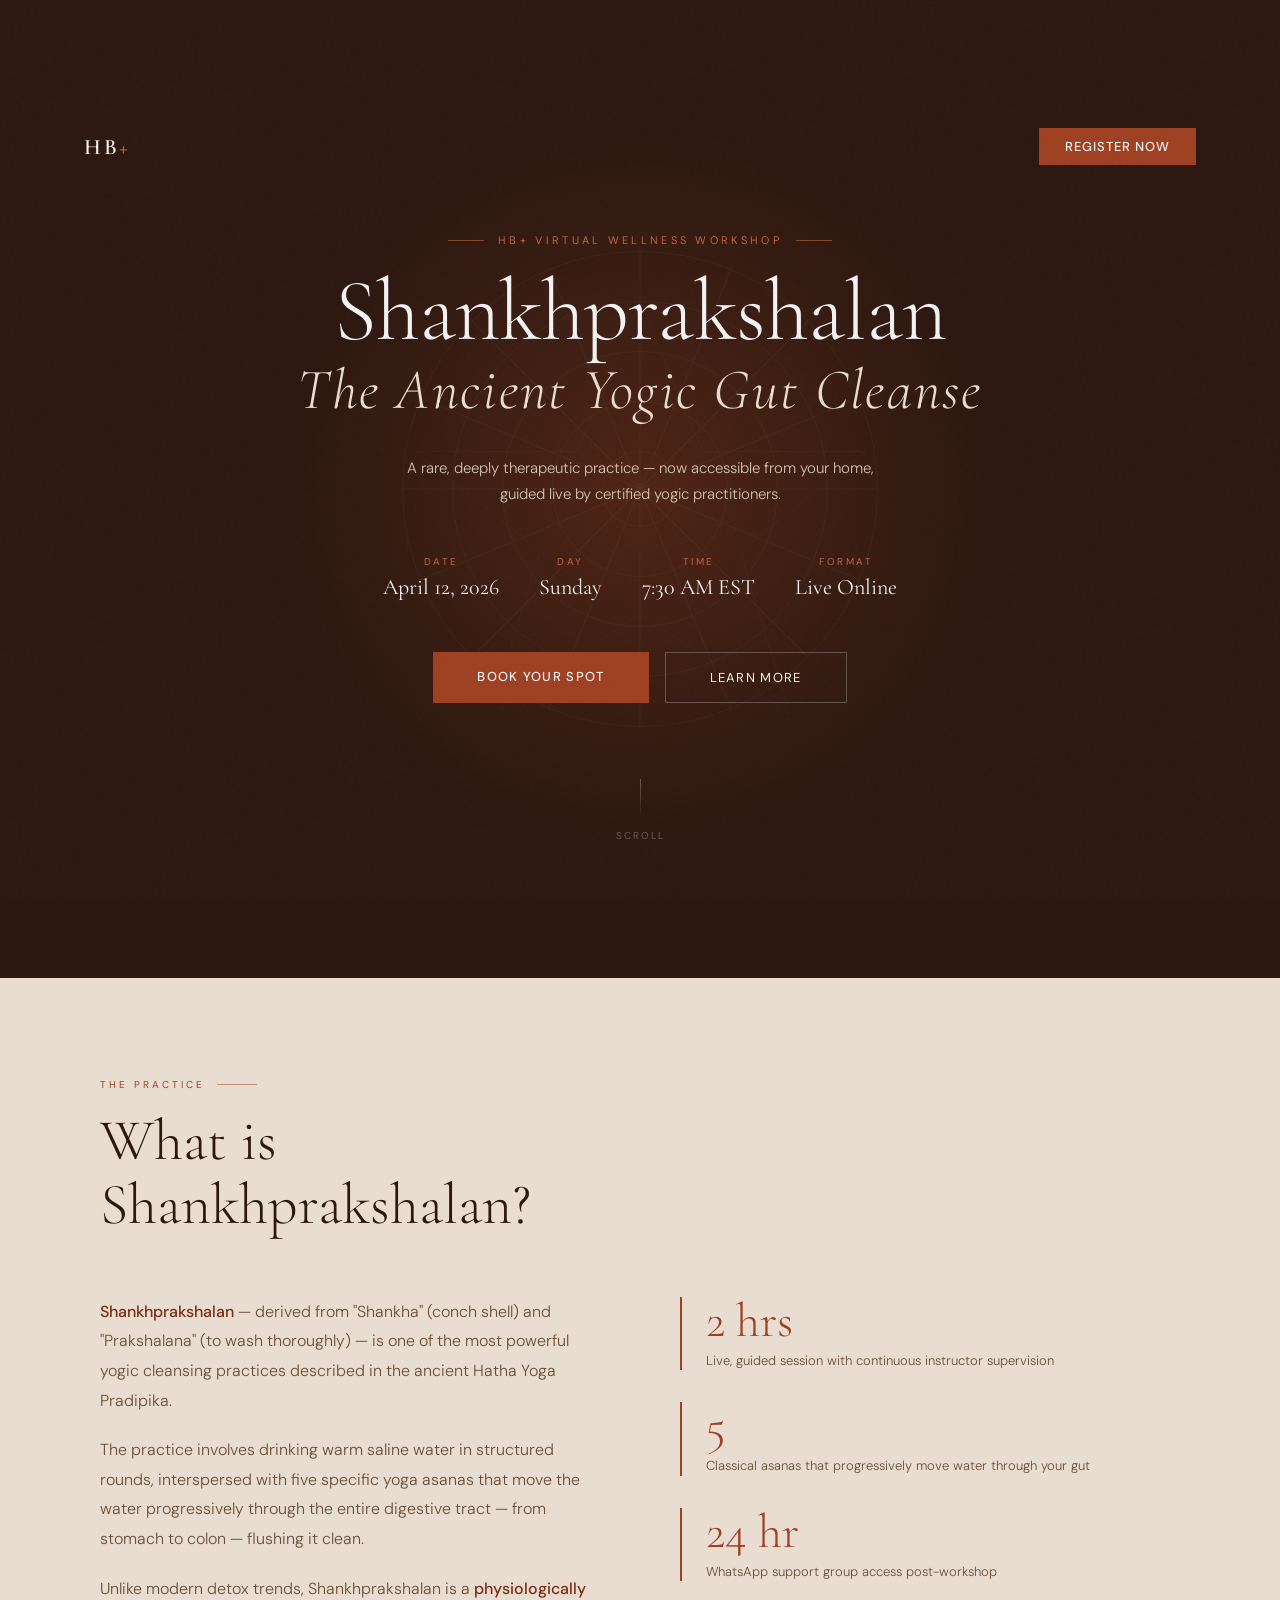
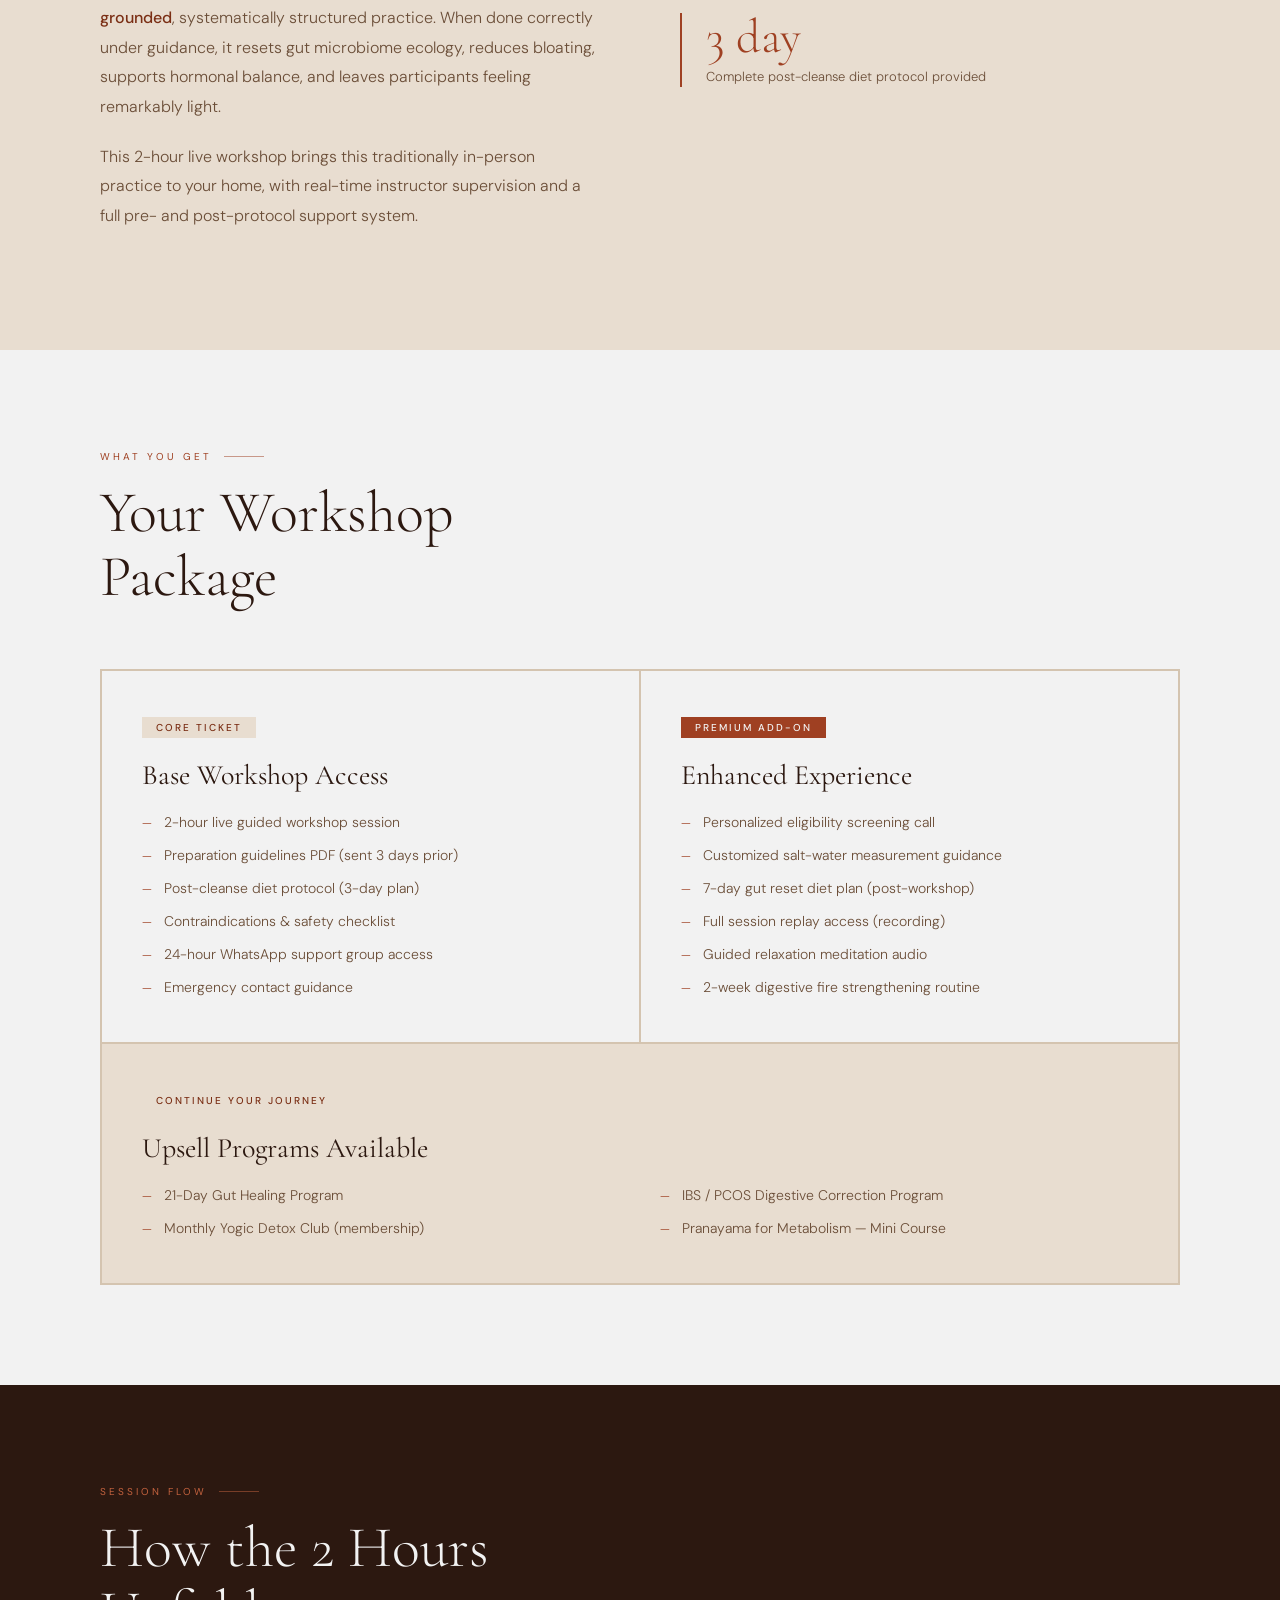
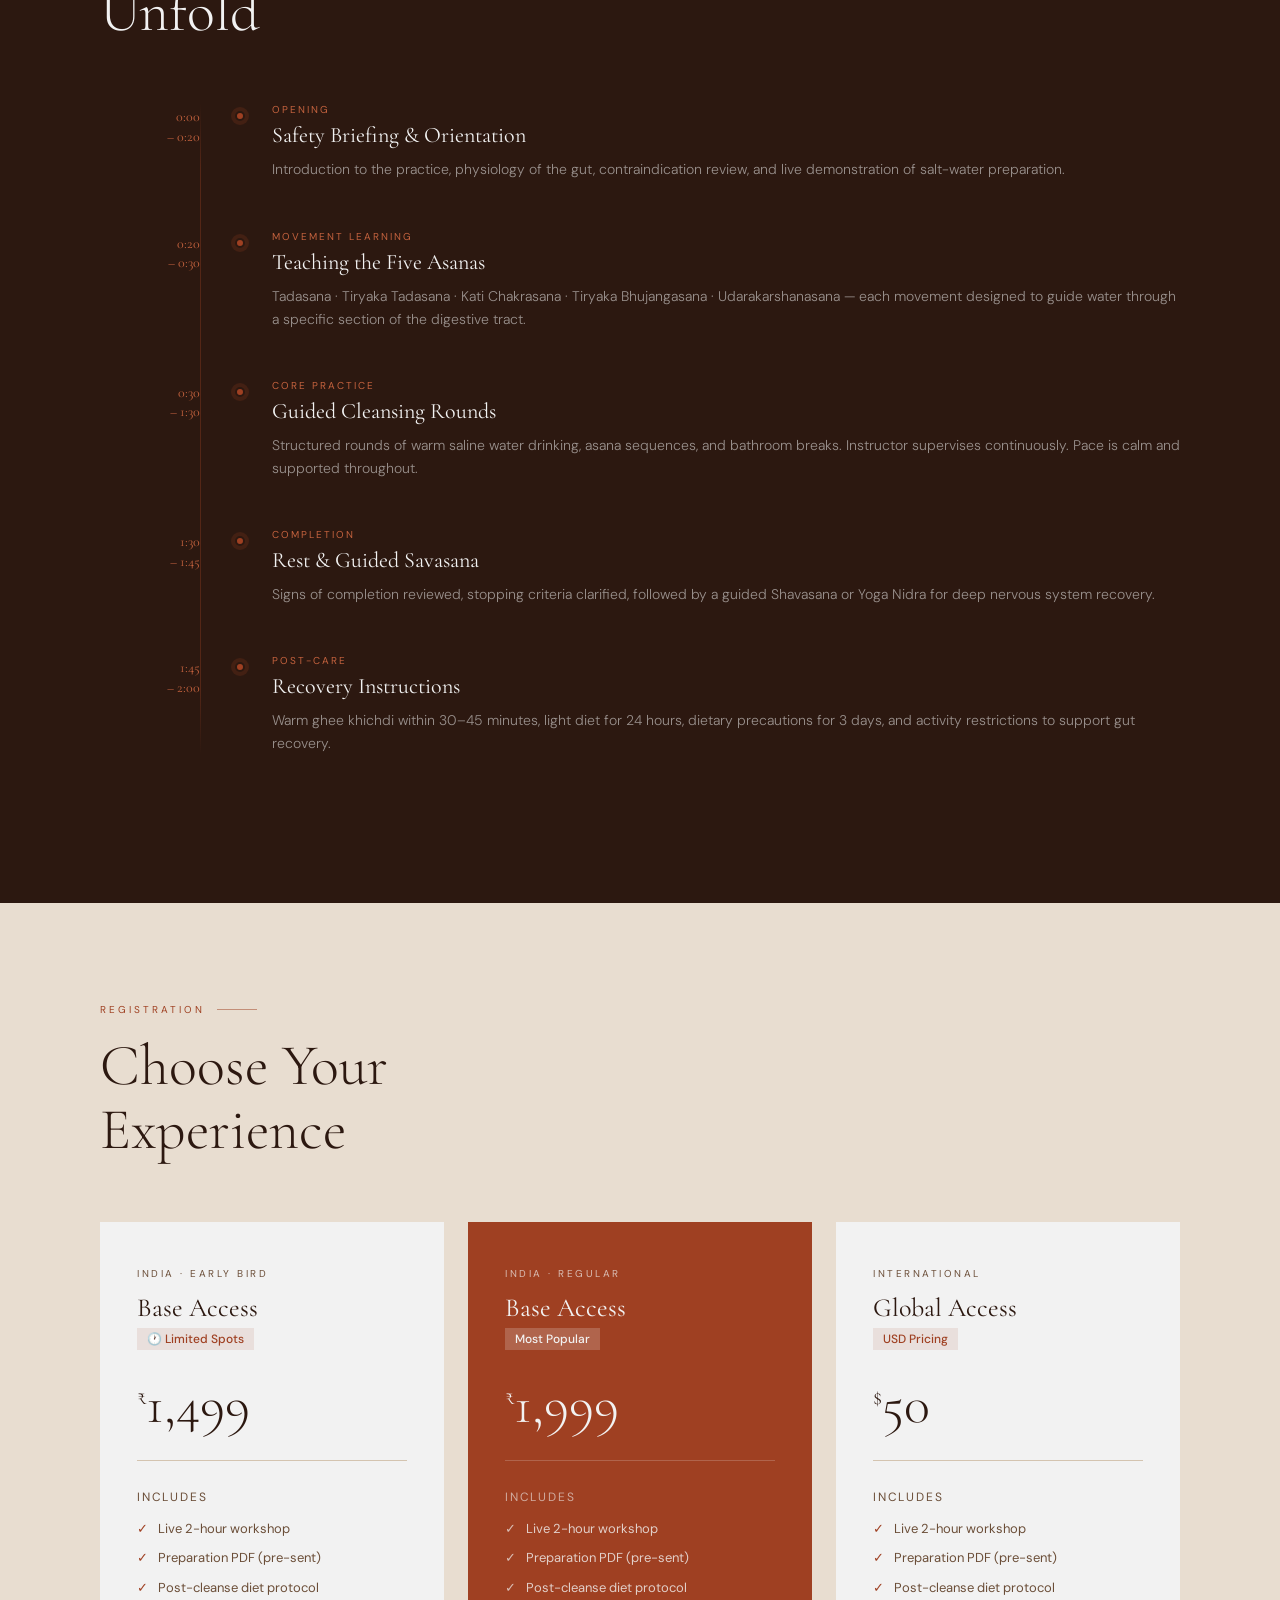
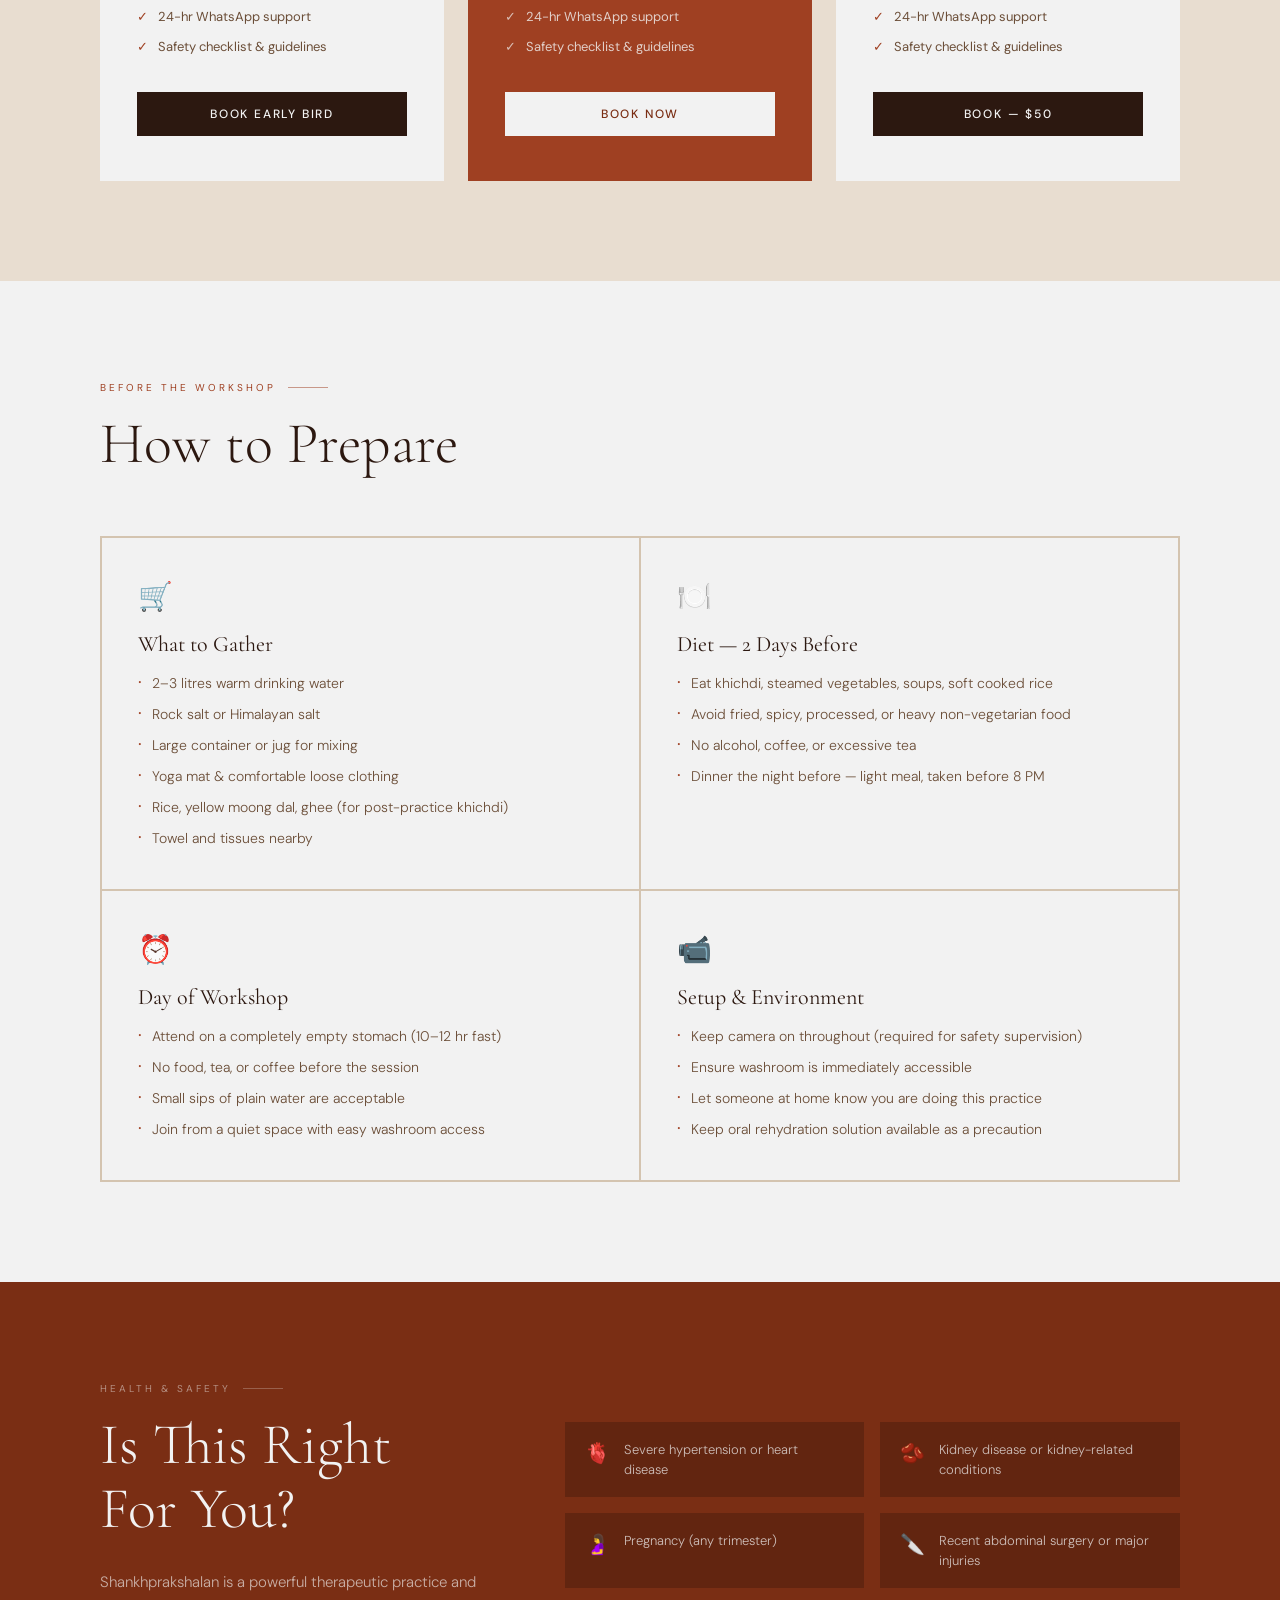
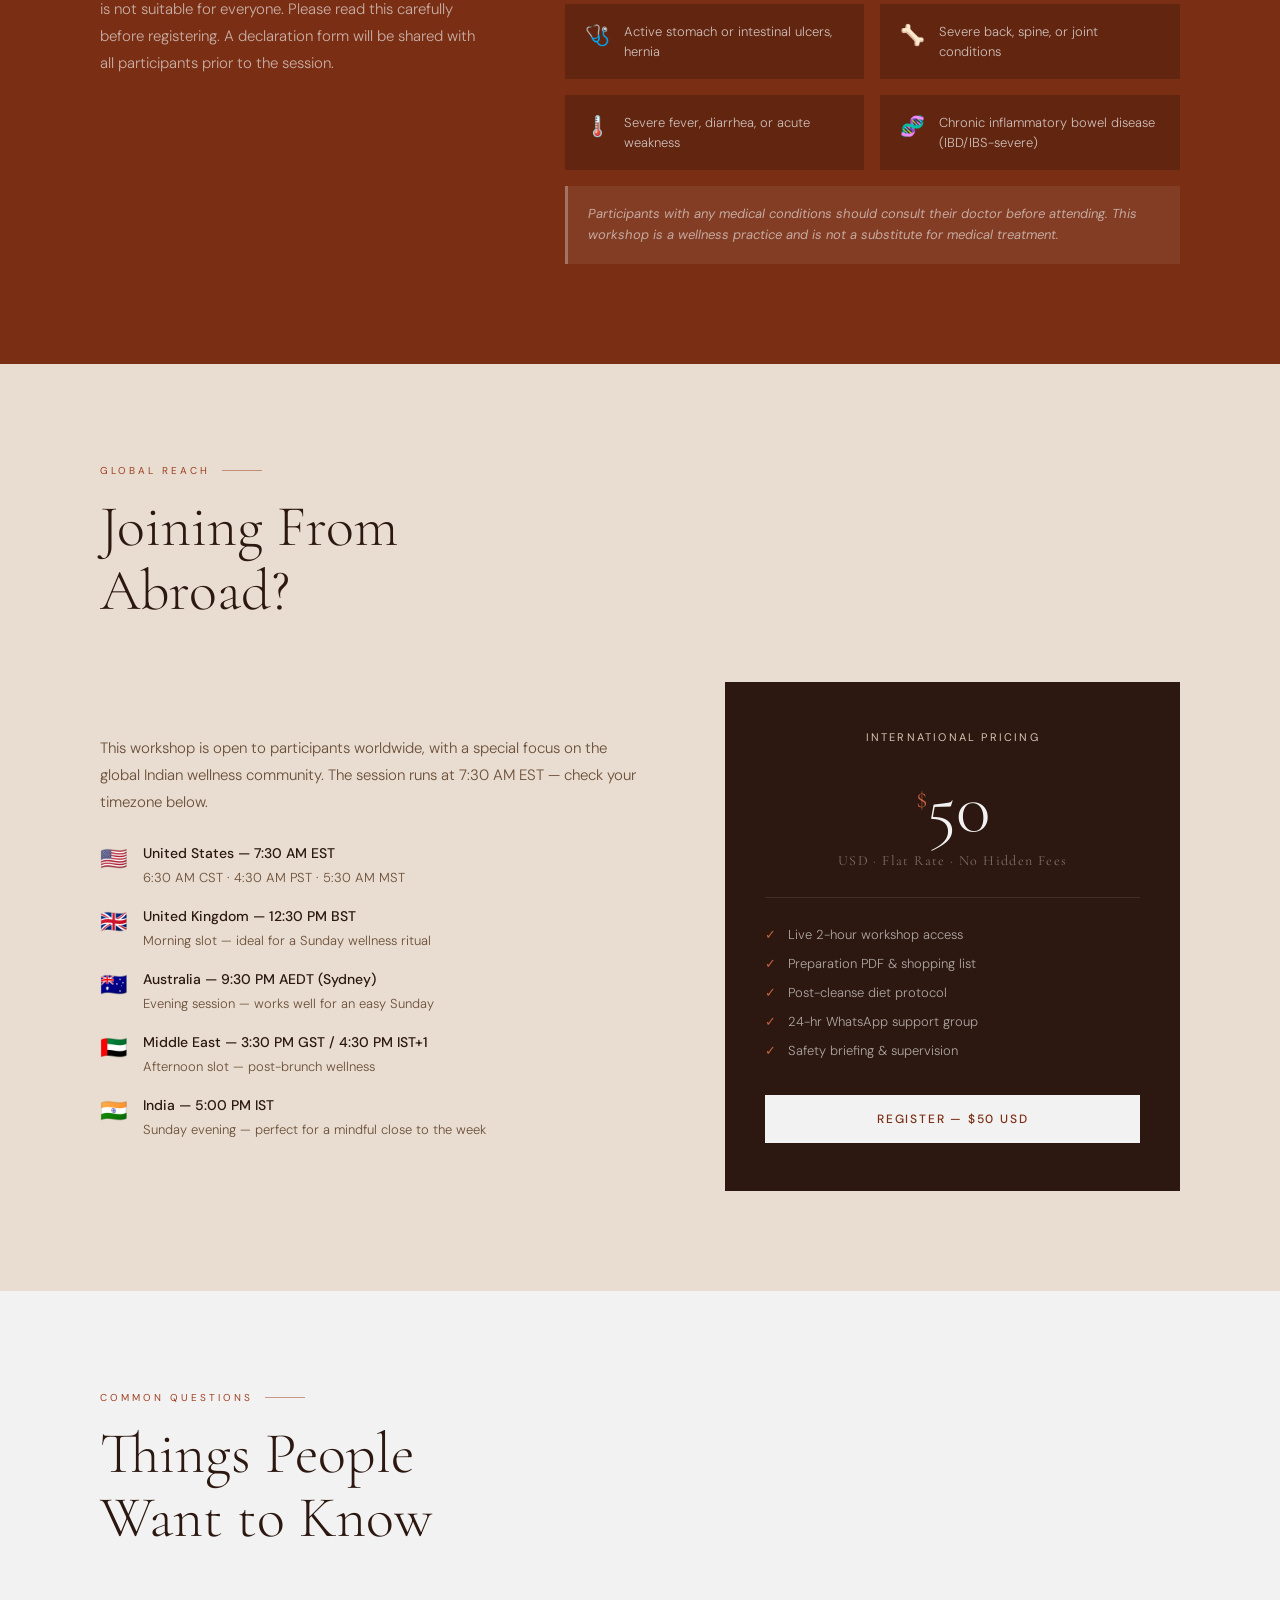
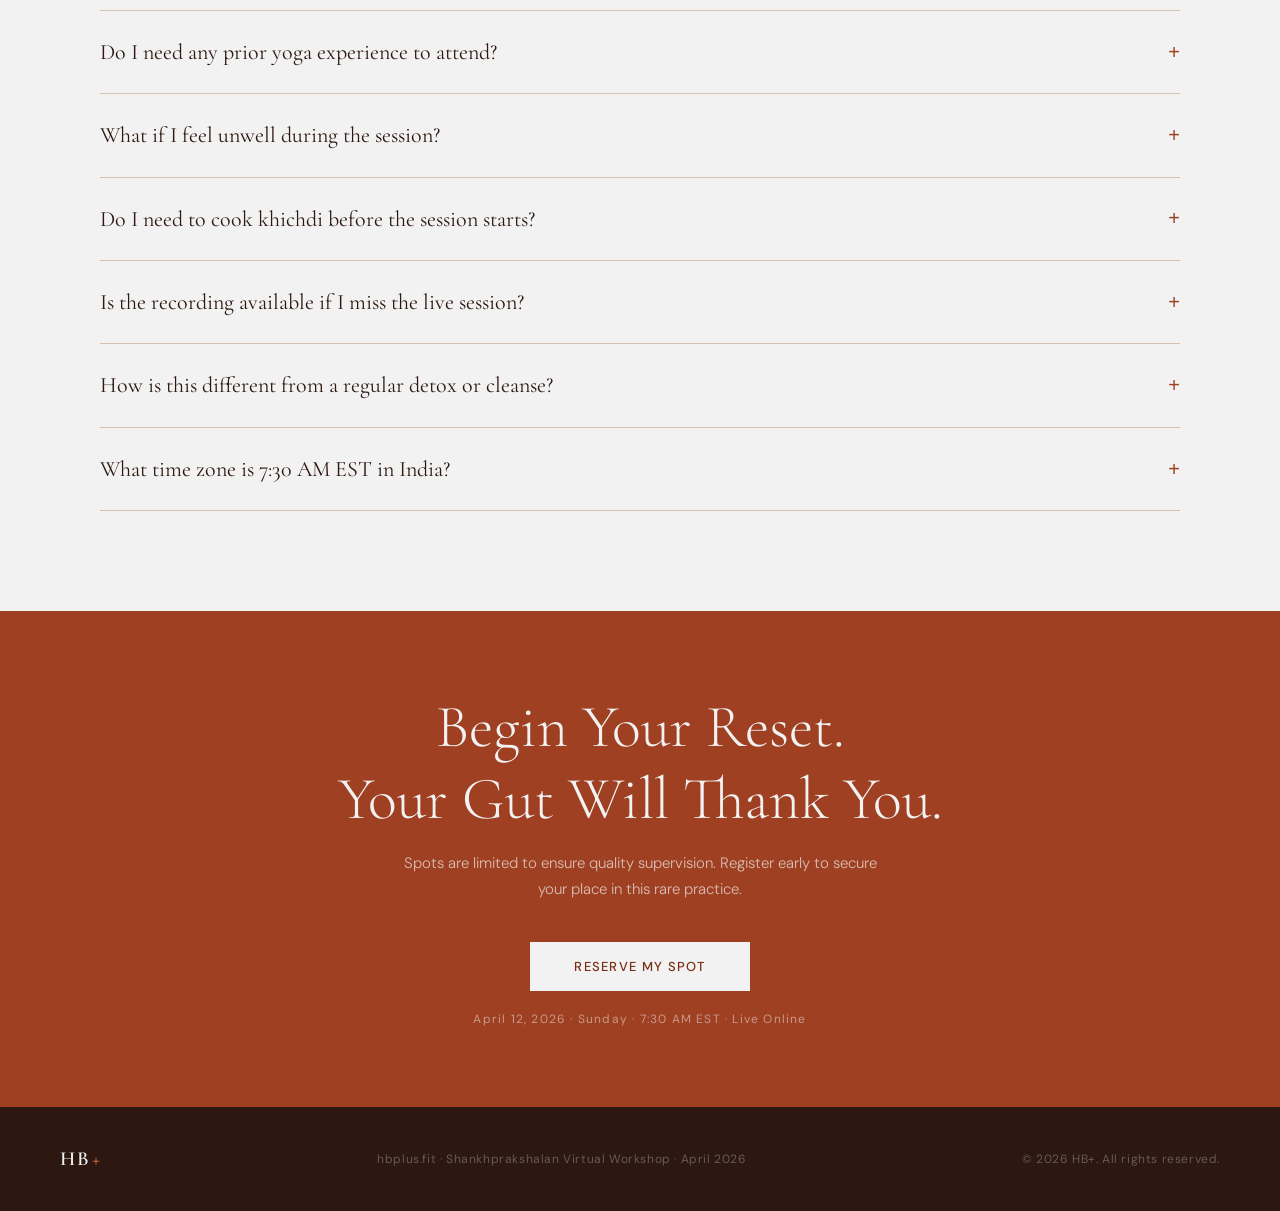
<file: shankhprakshalan-landing (1).html>
<!DOCTYPE html>
<html lang="en">
<head>
<meta charset="UTF-8" />
<meta name="viewport" content="width=device-width, initial-scale=1.0"/>
<title>Shankhprakshalan — HB+ Virtual Workshop</title>
<link href="https://fonts.googleapis.com/css2?family=Cormorant+Garamond:ital,wght@0,300;0,400;0,600;1,300;1,400&family=DM+Sans:wght@300;400;500&display=swap" rel="stylesheet"/>
<style>
  :root {
    --cream: #F2F2F2;
    --rust: #9F4022;
    --rust-light: #C4623E;
    --rust-dark: #7A2E14;
    --warm-brown: #2C1810;
    --sand: #E8DDD0;
    --sand-dark: #D4C4B0;
    --gold: #C9A84C;
    --text: #1E1009;
    --text-muted: #6B4E38;
  }

  *, *::before, *::after { box-sizing: border-box; margin: 0; padding: 0; }

  html { scroll-behavior: smooth; }

  body {
    font-family: 'DM Sans', sans-serif;
    background: var(--cream);
    color: var(--text);
    overflow-x: hidden;
  }

  /* ─── NOISE TEXTURE OVERLAY ─── */
  body::before {
    content: '';
    position: fixed;
    inset: 0;
    background-image: url("data:image/svg+xml,%3Csvg viewBox='0 0 256 256' xmlns='http://www.w3.org/2000/svg'%3E%3Cfilter id='noise'%3E%3CfeTurbulence type='fractalNoise' baseFrequency='0.9' numOctaves='4' stitchTiles='stitch'/%3E%3C/filter%3E%3Crect width='100%25' height='100%25' filter='url(%23noise)' opacity='0.04'/%3E%3C/svg%3E");
    pointer-events: none;
    z-index: 999;
    opacity: 0.4;
  }

  /* ─── HERO ─── */
  .hero {
    min-height: 100vh;
    background: var(--warm-brown);
    position: relative;
    display: grid;
    grid-template-rows: auto 1fr auto;
    overflow: hidden;
  }

  .hero-bg-circle {
    position: absolute;
    width: 700px; height: 700px;
    border-radius: 50%;
    background: radial-gradient(circle, rgba(159,64,34,0.3) 0%, transparent 70%);
    top: 50%; left: 50%;
    transform: translate(-50%, -50%);
    pointer-events: none;
  }

  .hero-mandala {
    position: absolute;
    top: 50%; left: 50%;
    transform: translate(-50%, -50%);
    width: 500px; height: 500px;
    opacity: 0.06;
    animation: mandala-spin 80s linear infinite;
  }

  @keyframes mandala-spin { to { transform: translate(-50%, -50%) rotate(360deg); } }

  /* SVG mandala drawn inline */
  .hero-mandala svg { width: 100%; height: 100%; }

  nav {
    display: flex;
    justify-content: space-between;
    align-items: center;
    padding: 28px 60px;
    position: relative;
    z-index: 10;
  }

  .nav-logo {
    font-family: 'Cormorant Garamond', serif;
    font-size: 22px;
    font-weight: 600;
    color: var(--cream);
    letter-spacing: 0.12em;
    text-transform: uppercase;
  }

  .nav-logo span { color: var(--rust-light); }

  .nav-cta {
    background: var(--rust);
    color: var(--cream);
    border: none;
    padding: 10px 26px;
    font-family: 'DM Sans', sans-serif;
    font-size: 13px;
    font-weight: 500;
    letter-spacing: 0.08em;
    text-transform: uppercase;
    cursor: pointer;
    transition: background 0.2s;
    text-decoration: none;
  }
  .nav-cta:hover { background: var(--rust-light); }

  .hero-content {
    display: flex;
    flex-direction: column;
    align-items: center;
    justify-content: center;
    text-align: center;
    padding: 40px 24px;
    position: relative;
    z-index: 10;
  }

  .hero-eyebrow {
    font-family: 'DM Sans', sans-serif;
    font-size: 11px;
    letter-spacing: 0.3em;
    text-transform: uppercase;
    color: var(--rust-light);
    margin-bottom: 20px;
    display: flex;
    align-items: center;
    gap: 14px;
  }
  .hero-eyebrow::before, .hero-eyebrow::after {
    content: '';
    display: block;
    width: 36px; height: 1px;
    background: var(--rust-light);
    opacity: 0.6;
  }

  .hero-title {
    font-family: 'Cormorant Garamond', serif;
    font-size: clamp(48px, 8vw, 88px);
    font-weight: 300;
    color: var(--cream);
    line-height: 1.0;
    letter-spacing: -0.01em;
    margin-bottom: 10px;
  }

  .hero-title em {
    font-style: italic;
    color: var(--sand);
    display: block;
    font-size: 0.65em;
    font-weight: 300;
    letter-spacing: 0.04em;
    margin-top: 6px;
  }

  .hero-subtitle {
    font-family: 'DM Sans', sans-serif;
    font-size: 15px;
    font-weight: 300;
    color: var(--sand-dark);
    margin-top: 28px;
    max-width: 480px;
    line-height: 1.7;
  }

  .hero-meta {
    display: flex;
    gap: 40px;
    margin-top: 48px;
    flex-wrap: wrap;
    justify-content: center;
  }

  .meta-block { text-align: center; }
  .meta-label {
    font-size: 10px;
    letter-spacing: 0.25em;
    text-transform: uppercase;
    color: var(--rust-light);
    display: block;
    margin-bottom: 6px;
  }
  .meta-value {
    font-family: 'Cormorant Garamond', serif;
    font-size: 22px;
    font-weight: 400;
    color: var(--cream);
  }

  .hero-actions {
    display: flex;
    gap: 16px;
    margin-top: 52px;
    flex-wrap: wrap;
    justify-content: center;
  }

  .btn-primary {
    background: var(--rust);
    color: var(--cream);
    padding: 16px 44px;
    font-family: 'DM Sans', sans-serif;
    font-size: 13px;
    font-weight: 500;
    letter-spacing: 0.1em;
    text-transform: uppercase;
    text-decoration: none;
    border: none;
    cursor: pointer;
    transition: background 0.25s, transform 0.2s;
    display: inline-block;
  }
  .btn-primary:hover { background: var(--rust-light); transform: translateY(-2px); }

  .btn-outline {
    border: 1px solid rgba(242,242,242,0.25);
    color: var(--cream);
    padding: 16px 44px;
    font-family: 'DM Sans', sans-serif;
    font-size: 13px;
    font-weight: 400;
    letter-spacing: 0.1em;
    text-transform: uppercase;
    text-decoration: none;
    cursor: pointer;
    transition: border-color 0.25s, background 0.25s;
    display: inline-block;
    background: transparent;
  }
  .btn-outline:hover { border-color: var(--cream); background: rgba(242,242,242,0.05); }

  .hero-scroll {
    display: flex;
    flex-direction: column;
    align-items: center;
    gap: 10px;
    padding: 36px;
    color: rgba(242,242,242,0.3);
    font-size: 10px;
    letter-spacing: 0.2em;
    text-transform: uppercase;
    position: relative;
    z-index: 10;
  }
  .scroll-line {
    width: 1px; height: 40px;
    background: linear-gradient(to bottom, rgba(242,242,242,0.3), transparent);
    animation: scroll-pulse 2s ease-in-out infinite;
  }
  @keyframes scroll-pulse { 0%,100%{opacity:0.3} 50%{opacity:0.8} }

  /* ─── SECTION BASE ─── */
  section { padding: 100px 24px; }
  .container { max-width: 1080px; margin: 0 auto; }

  .section-tag {
    font-size: 10px;
    letter-spacing: 0.3em;
    text-transform: uppercase;
    color: var(--rust);
    margin-bottom: 18px;
    display: flex;
    align-items: center;
    gap: 12px;
  }
  .section-tag::after {
    content: '';
    display: block;
    width: 40px; height: 1px;
    background: var(--rust);
    opacity: 0.5;
  }

  .section-title {
    font-family: 'Cormorant Garamond', serif;
    font-size: clamp(36px, 5vw, 58px);
    font-weight: 300;
    line-height: 1.1;
    color: var(--warm-brown);
  }

  /* ─── WHAT IS ─── */
  .what-is {
    background: var(--sand);
  }

  .what-is-grid {
    display: grid;
    grid-template-columns: 1fr 1fr;
    gap: 80px;
    align-items: start;
    margin-top: 60px;
  }

  @media (max-width: 768px) { .what-is-grid { grid-template-columns: 1fr; gap: 40px; } }

  .what-is-text p {
    font-size: 16px;
    line-height: 1.85;
    color: var(--text-muted);
    font-weight: 300;
    margin-bottom: 20px;
  }

  .what-is-text p strong {
    color: var(--rust-dark);
    font-weight: 500;
  }

  .stats-column {
    display: flex;
    flex-direction: column;
    gap: 32px;
  }

  .stat-item {
    border-left: 2px solid var(--rust);
    padding-left: 24px;
  }

  .stat-number {
    font-family: 'Cormorant Garamond', serif;
    font-size: 48px;
    font-weight: 300;
    color: var(--rust);
    line-height: 1;
    margin-bottom: 6px;
  }

  .stat-label {
    font-size: 13px;
    color: var(--text-muted);
    line-height: 1.5;
    font-weight: 300;
  }

  /* ─── WHAT YOU GET ─── */
  .offerings {
    background: var(--cream);
  }

  .offerings-grid {
    display: grid;
    grid-template-columns: 1fr 1fr;
    gap: 2px;
    margin-top: 60px;
    background: var(--sand-dark);
    border: 2px solid var(--sand-dark);
  }

  @media (max-width: 640px) { .offerings-grid { grid-template-columns: 1fr; } }

  .offering-card {
    background: var(--cream);
    padding: 44px 40px;
    transition: background 0.3s;
  }
  .offering-card:hover { background: var(--sand); }

  .offering-badge {
    display: inline-block;
    padding: 4px 14px;
    font-size: 10px;
    letter-spacing: 0.2em;
    text-transform: uppercase;
    margin-bottom: 20px;
    font-weight: 500;
  }
  .badge-base { background: var(--sand); color: var(--rust-dark); }
  .badge-premium { background: var(--rust); color: var(--cream); }

  .offering-title {
    font-family: 'Cormorant Garamond', serif;
    font-size: 28px;
    font-weight: 400;
    color: var(--warm-brown);
    margin-bottom: 20px;
  }

  .offering-list {
    list-style: none;
    display: flex;
    flex-direction: column;
    gap: 12px;
  }

  .offering-list li {
    display: flex;
    gap: 12px;
    font-size: 14px;
    color: var(--text-muted);
    line-height: 1.5;
    font-weight: 300;
  }

  .offering-list li::before {
    content: '—';
    color: var(--rust);
    flex-shrink: 0;
    font-size: 12px;
    margin-top: 2px;
  }

  /* ─── SCHEDULE ─── */
  .schedule {
    background: var(--warm-brown);
    color: var(--cream);
  }

  .schedule .section-title { color: var(--cream); }
  .schedule .section-tag { color: var(--rust-light); }
  .schedule .section-tag::after { background: var(--rust-light); }

  .timeline {
    margin-top: 60px;
    position: relative;
  }

  .timeline::before {
    content: '';
    position: absolute;
    left: 100px;
    top: 0; bottom: 0;
    width: 1px;
    background: linear-gradient(to bottom, transparent, var(--rust) 10%, var(--rust) 90%, transparent);
    opacity: 0.35;
  }

  @media (max-width: 640px) { .timeline::before { left: 60px; } }

  .timeline-item {
    display: grid;
    grid-template-columns: 100px auto;
    gap: 40px;
    margin-bottom: 48px;
    align-items: start;
  }

  @media (max-width: 640px) { .timeline-item { grid-template-columns: 60px auto; gap: 24px; } }

  .timeline-time {
    text-align: right;
    font-family: 'Cormorant Garamond', serif;
    font-size: 14px;
    color: var(--rust-light);
    padding-top: 4px;
    line-height: 1.4;
  }

  .timeline-body {
    position: relative;
    padding-left: 32px;
  }

  .timeline-body::before {
    content: '';
    position: absolute;
    left: -5px;
    top: 8px;
    width: 10px; height: 10px;
    border-radius: 50%;
    background: var(--rust);
    border: 2px solid var(--warm-brown);
    box-shadow: 0 0 0 4px rgba(159,64,34,0.2);
  }

  .timeline-phase {
    font-size: 10px;
    letter-spacing: 0.2em;
    text-transform: uppercase;
    color: var(--rust-light);
    margin-bottom: 6px;
  }

  .timeline-heading {
    font-family: 'Cormorant Garamond', serif;
    font-size: 22px;
    font-weight: 400;
    color: var(--cream);
    margin-bottom: 10px;
  }

  .timeline-desc {
    font-size: 14px;
    color: rgba(242,242,242,0.55);
    line-height: 1.65;
    font-weight: 300;
  }

  /* ─── PRICING ─── */
  .pricing {
    background: var(--sand);
  }

  .pricing-grid {
    display: grid;
    grid-template-columns: 1fr 1fr 1fr;
    gap: 24px;
    margin-top: 60px;
  }

  @media (max-width: 768px) { .pricing-grid { grid-template-columns: 1fr; } }

  .price-card {
    background: var(--cream);
    padding: 44px 36px;
    position: relative;
    border: 1px solid transparent;
    transition: border-color 0.3s, transform 0.3s;
  }
  .price-card:hover { border-color: var(--rust); transform: translateY(-4px); }

  .price-card.featured {
    background: var(--rust);
    color: var(--cream);
  }

  .price-tag-label {
    font-size: 10px;
    letter-spacing: 0.25em;
    text-transform: uppercase;
    color: var(--text-muted);
    margin-bottom: 12px;
  }
  .price-card.featured .price-tag-label { color: rgba(242,242,242,0.7); }

  .price-name {
    font-family: 'Cormorant Garamond', serif;
    font-size: 26px;
    font-weight: 400;
    color: var(--warm-brown);
    margin-bottom: 4px;
  }
  .price-card.featured .price-name { color: var(--cream); }

  .price-note {
    font-size: 12px;
    color: var(--rust);
    font-weight: 500;
    margin-bottom: 28px;
    display: inline-block;
    padding: 3px 10px;
    background: rgba(159,64,34,0.1);
  }
  .price-card.featured .price-note {
    color: var(--cream);
    background: rgba(242,242,242,0.2);
  }

  .price-amount {
    font-family: 'Cormorant Garamond', serif;
    font-size: 54px;
    font-weight: 300;
    color: var(--warm-brown);
    line-height: 1;
    margin-bottom: 8px;
  }
  .price-card.featured .price-amount { color: var(--cream); }

  .price-currency {
    font-size: 22px;
    vertical-align: top;
    margin-top: 8px;
    display: inline-block;
  }

  .price-divider {
    width: 100%;
    height: 1px;
    background: var(--sand-dark);
    margin: 28px 0;
  }
  .price-card.featured .price-divider { background: rgba(242,242,242,0.2); }

  .price-includes {
    font-size: 12px;
    color: var(--text-muted);
    text-transform: uppercase;
    letter-spacing: 0.15em;
    margin-bottom: 14px;
  }
  .price-card.featured .price-includes { color: rgba(242,242,242,0.6); }

  .price-features {
    list-style: none;
    display: flex;
    flex-direction: column;
    gap: 10px;
    margin-bottom: 36px;
  }

  .price-features li {
    font-size: 13px;
    color: var(--text-muted);
    display: flex;
    gap: 10px;
    line-height: 1.5;
  }
  .price-card.featured .price-features li { color: rgba(242,242,242,0.8); }

  .price-features li::before { content: '✓'; color: var(--rust); flex-shrink: 0; }
  .price-card.featured .price-features li::before { color: rgba(242,242,242,0.7); }

  .price-cta {
    display: block;
    text-align: center;
    padding: 14px;
    font-size: 12px;
    letter-spacing: 0.15em;
    text-transform: uppercase;
    font-weight: 500;
    text-decoration: none;
    transition: all 0.25s;
    cursor: pointer;
    border: none;
    width: 100%;
  }

  .btn-dark { background: var(--warm-brown); color: var(--cream); }
  .btn-dark:hover { background: var(--rust-dark); }
  .btn-cream { background: var(--cream); color: var(--rust-dark); }
  .btn-cream:hover { background: var(--sand); }

  /* ─── PREPARATION ─── */
  .prep {
    background: var(--cream);
  }

  .prep-grid {
    display: grid;
    grid-template-columns: 1fr 1fr;
    gap: 2px;
    margin-top: 60px;
    background: var(--sand-dark);
    border: 2px solid var(--sand-dark);
  }

  @media (max-width: 640px) { .prep-grid { grid-template-columns: 1fr; } }

  .prep-card {
    background: var(--cream);
    padding: 40px 36px;
  }

  .prep-icon {
    font-size: 28px;
    margin-bottom: 16px;
    display: block;
  }

  .prep-heading {
    font-family: 'Cormorant Garamond', serif;
    font-size: 22px;
    font-weight: 400;
    color: var(--warm-brown);
    margin-bottom: 16px;
  }

  .prep-list {
    list-style: none;
    display: flex;
    flex-direction: column;
    gap: 10px;
  }

  .prep-list li {
    font-size: 14px;
    color: var(--text-muted);
    display: flex;
    gap: 10px;
    line-height: 1.5;
    font-weight: 300;
  }

  .prep-list li::before { content: '·'; color: var(--rust); font-size: 20px; line-height: 1; margin-top: -1px; }

  /* ─── HEALTH ADVISORY ─── */
  .advisory {
    background: var(--rust-dark);
  }

  .advisory-inner {
    display: grid;
    grid-template-columns: 1fr 1.6fr;
    gap: 80px;
    align-items: start;
  }

  @media (max-width: 768px) { .advisory-inner { grid-template-columns: 1fr; gap: 40px; } }

  .advisory .section-title { color: var(--cream); }
  .advisory .section-tag { color: rgba(242,242,242,0.5); }
  .advisory .section-tag::after { background: rgba(242,242,242,0.5); }

  .advisory-intro {
    font-size: 15px;
    color: rgba(242,242,242,0.65);
    line-height: 1.8;
    font-weight: 300;
    margin-top: 28px;
  }

  .conditions-grid {
    display: grid;
    grid-template-columns: 1fr 1fr;
    gap: 16px;
    margin-top: 40px;
  }

  @media (max-width: 480px) { .conditions-grid { grid-template-columns: 1fr; } }

  .condition-item {
    background: rgba(0,0,0,0.2);
    padding: 18px 20px;
    display: flex;
    gap: 14px;
    align-items: flex-start;
  }

  .condition-icon { font-size: 20px; flex-shrink: 0; }
  .condition-text { font-size: 13px; color: rgba(242,242,242,0.75); line-height: 1.5; font-weight: 300; }

  .advisory-note {
    grid-column: 1 / -1;
    background: rgba(242,242,242,0.08);
    border-left: 3px solid rgba(242,242,242,0.3);
    padding: 18px 20px;
    font-size: 13px;
    color: rgba(242,242,242,0.6);
    line-height: 1.6;
    font-style: italic;
  }

  /* ─── INTERNATIONAL ─── */
  .international {
    background: var(--sand);
  }

  .intl-grid {
    display: grid;
    grid-template-columns: 1.2fr 1fr;
    gap: 80px;
    align-items: center;
    margin-top: 60px;
  }

  @media (max-width: 768px) { .intl-grid { grid-template-columns: 1fr; gap: 40px; } }

  .intl-reach-list {
    list-style: none;
    display: flex;
    flex-direction: column;
    gap: 20px;
    margin-top: 32px;
  }

  .intl-reach-list li {
    display: flex;
    gap: 16px;
    align-items: flex-start;
  }

  .intl-flag { font-size: 22px; flex-shrink: 0; }

  .intl-reach-info strong {
    display: block;
    font-size: 14px;
    color: var(--warm-brown);
    margin-bottom: 4px;
    font-weight: 500;
  }

  .intl-reach-info span {
    font-size: 13px;
    color: var(--text-muted);
    font-weight: 300;
  }

  .intl-pricing-box {
    background: var(--warm-brown);
    padding: 48px 40px;
    text-align: center;
  }

  .intl-amount {
    font-family: 'Cormorant Garamond', serif;
    font-size: 72px;
    font-weight: 300;
    color: var(--cream);
    line-height: 1;
    margin-bottom: 8px;
  }

  .intl-currency {
    font-size: 28px;
    vertical-align: top;
    margin-top: 12px;
    display: inline-block;
    color: var(--rust-light);
  }

  .intl-tag {
    font-size: 11px;
    letter-spacing: 0.2em;
    text-transform: uppercase;
    color: var(--sand-dark);
    margin-bottom: 28px;
  }

  .intl-features {
    list-style: none;
    text-align: left;
    display: flex;
    flex-direction: column;
    gap: 12px;
    margin-bottom: 36px;
    border-top: 1px solid rgba(242,242,242,0.1);
    padding-top: 28px;
  }

  .intl-features li {
    font-size: 13px;
    color: rgba(242,242,242,0.65);
    display: flex;
    gap: 12px;
    font-weight: 300;
  }
  .intl-features li::before { content: '✓'; color: var(--rust-light); flex-shrink: 0; }

  /* ─── FAQ ─── */
  .faq {
    background: var(--cream);
  }

  .faq-list {
    margin-top: 60px;
    display: flex;
    flex-direction: column;
    border-top: 1px solid var(--sand-dark);
  }

  .faq-item {
    border-bottom: 1px solid var(--sand-dark);
    overflow: hidden;
  }

  .faq-question {
    width: 100%;
    background: none;
    border: none;
    padding: 28px 0;
    display: flex;
    justify-content: space-between;
    align-items: center;
    gap: 20px;
    cursor: pointer;
    text-align: left;
  }

  .faq-q-text {
    font-family: 'Cormorant Garamond', serif;
    font-size: 22px;
    font-weight: 400;
    color: var(--warm-brown);
    line-height: 1.2;
  }

  .faq-icon {
    font-size: 20px;
    color: var(--rust);
    flex-shrink: 0;
    transition: transform 0.3s;
  }

  .faq-item.open .faq-icon { transform: rotate(45deg); }

  .faq-answer {
    max-height: 0;
    overflow: hidden;
    transition: max-height 0.4s ease;
  }
  .faq-item.open .faq-answer { max-height: 300px; }

  .faq-answer p {
    padding: 0 0 28px 0;
    font-size: 15px;
    color: var(--text-muted);
    line-height: 1.75;
    font-weight: 300;
  }

  /* ─── CTA STRIP ─── */
  .cta-strip {
    background: var(--rust);
    padding: 80px 24px;
    text-align: center;
  }

  .cta-strip h2 {
    font-family: 'Cormorant Garamond', serif;
    font-size: clamp(36px, 5vw, 60px);
    font-weight: 300;
    color: var(--cream);
    margin-bottom: 16px;
  }

  .cta-strip p {
    font-size: 15px;
    color: rgba(242,242,242,0.7);
    margin-bottom: 40px;
    max-width: 480px;
    margin-left: auto;
    margin-right: auto;
    font-weight: 300;
    line-height: 1.7;
  }

  .cta-strip .btn-primary {
    background: var(--cream);
    color: var(--rust-dark);
  }
  .cta-strip .btn-primary:hover {
    background: var(--sand);
  }

  .urgency-note {
    margin-top: 20px;
    font-size: 12px;
    color: rgba(242,242,242,0.5);
    letter-spacing: 0.1em;
  }

  /* ─── FOOTER ─── */
  footer {
    background: var(--warm-brown);
    padding: 40px 60px;
    display: flex;
    justify-content: space-between;
    align-items: center;
    flex-wrap: wrap;
    gap: 20px;
  }

  .footer-logo {
    font-family: 'Cormorant Garamond', serif;
    font-size: 20px;
    font-weight: 600;
    color: var(--cream);
    letter-spacing: 0.12em;
    text-transform: uppercase;
  }
  .footer-logo span { color: var(--rust-light); }

  .footer-text {
    font-size: 12px;
    color: rgba(242,242,242,0.3);
    letter-spacing: 0.05em;
  }

  /* ─── ANIMATIONS ─── */
  .fade-in {
    opacity: 0;
    transform: translateY(24px);
    transition: opacity 0.7s ease, transform 0.7s ease;
  }
  .fade-in.visible { opacity: 1; transform: translateY(0); }

  @media (prefers-reduced-motion: reduce) {
    .fade-in { opacity: 1; transform: none; }
    .hero-mandala { animation: none; }
  }
</style>
</head>
<body>

<!-- ───────────── HERO ───────────── -->
<section class="hero">
  <div class="hero-bg-circle"></div>
  <div class="hero-mandala">
    <svg viewBox="0 0 400 400" xmlns="http://www.w3.org/2000/svg" fill="none" stroke="#F2F2F2">
      <circle cx="200" cy="200" r="190" stroke-width="0.5"/>
      <circle cx="200" cy="200" r="150" stroke-width="0.5"/>
      <circle cx="200" cy="200" r="110" stroke-width="0.5"/>
      <circle cx="200" cy="200" r="70" stroke-width="0.5"/>
      <circle cx="200" cy="200" r="30" stroke-width="0.5"/>
      <g stroke-width="0.5">
        <line x1="200" y1="10" x2="200" y2="390"/>
        <line x1="10" y1="200" x2="390" y2="200"/>
        <line x1="66" y1="66" x2="334" y2="334"/>
        <line x1="334" y1="66" x2="66" y2="334"/>
        <line x1="200" y1="10" x2="200" y2="390" transform="rotate(22.5 200 200)"/>
        <line x1="10" y1="200" x2="390" y2="200" transform="rotate(22.5 200 200)"/>
        <line x1="200" y1="10" x2="200" y2="390" transform="rotate(45 200 200)"/>
        <line x1="10" y1="200" x2="390" y2="200" transform="rotate(45 200 200)"/>
        <line x1="200" y1="10" x2="200" y2="390" transform="rotate(67.5 200 200)"/>
        <line x1="10" y1="200" x2="390" y2="200" transform="rotate(67.5 200 200)"/>
      </g>
      <g stroke-width="0.3">
        <polygon points="200,50 250,170 380,170 280,250 320,380 200,300 80,380 120,250 20,170 150,170" />
      </g>
    </svg>
  </div>

  <nav>
    <div class="nav-logo">HB<span>+</span></div>
    <a href="#pricing" class="nav-cta">Register Now</a>
  </nav>

  <div class="hero-content">
    <div class="hero-eyebrow">HB+ Virtual Wellness Workshop</div>
    <h1 class="hero-title">
      Shankhprakshalan
      <em>The Ancient Yogic Gut Cleanse</em>
    </h1>
    <p class="hero-subtitle">
      A rare, deeply therapeutic practice — now accessible from your home, guided live by certified yogic practitioners.
    </p>
    <div class="hero-meta">
      <div class="meta-block">
        <span class="meta-label">Date</span>
        <span class="meta-value">April 12, 2026</span>
      </div>
      <div class="meta-block">
        <span class="meta-label">Day</span>
        <span class="meta-value">Sunday</span>
      </div>
      <div class="meta-block">
        <span class="meta-label">Time</span>
        <span class="meta-value">7:30 AM EST</span>
      </div>
      <div class="meta-block">
        <span class="meta-label">Format</span>
        <span class="meta-value">Live Online</span>
      </div>
    </div>
    <div class="hero-actions">
      <a href="#pricing" class="btn-primary">Book Your Spot</a>
      <a href="#what-is" class="btn-outline">Learn More</a>
    </div>
  </div>

  <div class="hero-scroll">
    <div class="scroll-line"></div>
    Scroll
  </div>
</section>


<!-- ───────────── WHAT IS ───────────── -->
<section class="what-is" id="what-is">
  <div class="container">
    <div class="section-tag">The Practice</div>
    <h2 class="section-title">What is<br/>Shankhprakshalan?</h2>
    <div class="what-is-grid">
      <div class="what-is-text fade-in">
        <p>
          <strong>Shankhprakshalan</strong> — derived from "Shankha" (conch shell) and "Prakshalana" (to wash thoroughly) — is one of the most powerful yogic cleansing practices described in the ancient Hatha Yoga Pradipika.
        </p>
        <p>
          The practice involves drinking warm saline water in structured rounds, interspersed with five specific yoga asanas that move the water progressively through the entire digestive tract — from stomach to colon — flushing it clean.
        </p>
        <p>
          Unlike modern detox trends, Shankhprakshalan is a <strong>physiologically grounded</strong>, systematically structured practice. When done correctly under guidance, it resets gut microbiome ecology, reduces bloating, supports hormonal balance, and leaves participants feeling remarkably light.
        </p>
        <p>
          This 2-hour live workshop brings this traditionally in-person practice to your home, with real-time instructor supervision and a full pre- and post-protocol support system.
        </p>
      </div>
      <div class="stats-column fade-in">
        <div class="stat-item">
          <div class="stat-number">2 hrs</div>
          <div class="stat-label">Live, guided session with continuous instructor supervision</div>
        </div>
        <div class="stat-item">
          <div class="stat-number">5</div>
          <div class="stat-label">Classical asanas that progressively move water through your gut</div>
        </div>
        <div class="stat-item">
          <div class="stat-number">24 hr</div>
          <div class="stat-label">WhatsApp support group access post-workshop</div>
        </div>
        <div class="stat-item">
          <div class="stat-number">3 day</div>
          <div class="stat-label">Complete post-cleanse diet protocol provided</div>
        </div>
      </div>
    </div>
  </div>
</section>


<!-- ───────────── OFFERINGS ───────────── -->
<section class="offerings" id="offerings">
  <div class="container">
    <div class="section-tag">What You Get</div>
    <h2 class="section-title">Your Workshop<br/>Package</h2>
    <div class="offerings-grid fade-in">
      <div class="offering-card">
        <span class="offering-badge badge-base">Core Ticket</span>
        <div class="offering-title">Base Workshop Access</div>
        <ul class="offering-list">
          <li>2-hour live guided workshop session</li>
          <li>Preparation guidelines PDF (sent 3 days prior)</li>
          <li>Post-cleanse diet protocol (3-day plan)</li>
          <li>Contraindications & safety checklist</li>
          <li>24-hour WhatsApp support group access</li>
          <li>Emergency contact guidance</li>
        </ul>
      </div>
      <div class="offering-card">
        <span class="offering-badge badge-premium">Premium Add-On</span>
        <div class="offering-title">Enhanced Experience</div>
        <ul class="offering-list">
          <li>Personalized eligibility screening call</li>
          <li>Customized salt-water measurement guidance</li>
          <li>7-day gut reset diet plan (post-workshop)</li>
          <li>Full session replay access (recording)</li>
          <li>Guided relaxation meditation audio</li>
          <li>2-week digestive fire strengthening routine</li>
        </ul>
      </div>
      <div class="offering-card" style="grid-column: 1 / -1; background: var(--sand);">
        <span class="offering-badge badge-base">Continue Your Journey</span>
        <div class="offering-title">Upsell Programs Available</div>
        <ul class="offering-list" style="display: grid; grid-template-columns: 1fr 1fr; gap: 12px 40px;">
          <li>21-Day Gut Healing Program</li>
          <li>IBS / PCOS Digestive Correction Program</li>
          <li>Monthly Yogic Detox Club (membership)</li>
          <li>Pranayama for Metabolism — Mini Course</li>
        </ul>
      </div>
    </div>
  </div>
</section>


<!-- ───────────── SCHEDULE ───────────── -->
<section class="schedule" id="schedule">
  <div class="container">
    <div class="section-tag">Session Flow</div>
    <h2 class="section-title">How the 2 Hours<br/>Unfold</h2>
    <div class="timeline fade-in">

      <div class="timeline-item">
        <div class="timeline-time">0:00<br/>– 0:20</div>
        <div class="timeline-body">
          <div class="timeline-phase">Opening</div>
          <div class="timeline-heading">Safety Briefing & Orientation</div>
          <div class="timeline-desc">Introduction to the practice, physiology of the gut, contraindication review, and live demonstration of salt-water preparation.</div>
        </div>
      </div>

      <div class="timeline-item">
        <div class="timeline-time">0:20<br/>– 0:30</div>
        <div class="timeline-body">
          <div class="timeline-phase">Movement Learning</div>
          <div class="timeline-heading">Teaching the Five Asanas</div>
          <div class="timeline-desc">Tadasana · Tiryaka Tadasana · Kati Chakrasana · Tiryaka Bhujangasana · Udarakarshanasana — each movement designed to guide water through a specific section of the digestive tract.</div>
        </div>
      </div>

      <div class="timeline-item">
        <div class="timeline-time">0:30<br/>– 1:30</div>
        <div class="timeline-body">
          <div class="timeline-phase">Core Practice</div>
          <div class="timeline-heading">Guided Cleansing Rounds</div>
          <div class="timeline-desc">Structured rounds of warm saline water drinking, asana sequences, and bathroom breaks. Instructor supervises continuously. Pace is calm and supported throughout.</div>
        </div>
      </div>

      <div class="timeline-item">
        <div class="timeline-time">1:30<br/>– 1:45</div>
        <div class="timeline-body">
          <div class="timeline-phase">Completion</div>
          <div class="timeline-heading">Rest & Guided Savasana</div>
          <div class="timeline-desc">Signs of completion reviewed, stopping criteria clarified, followed by a guided Shavasana or Yoga Nidra for deep nervous system recovery.</div>
        </div>
      </div>

      <div class="timeline-item">
        <div class="timeline-time">1:45<br/>– 2:00</div>
        <div class="timeline-body">
          <div class="timeline-phase">Post-Care</div>
          <div class="timeline-heading">Recovery Instructions</div>
          <div class="timeline-desc">Warm ghee khichdi within 30–45 minutes, light diet for 24 hours, dietary precautions for 3 days, and activity restrictions to support gut recovery.</div>
        </div>
      </div>

    </div>
  </div>
</section>


<!-- ───────────── PRICING ───────────── -->
<section class="pricing" id="pricing">
  <div class="container">
    <div class="section-tag">Registration</div>
    <h2 class="section-title">Choose Your<br/>Experience</h2>
    <div class="pricing-grid fade-in">

      <!-- Early Bird India -->
      <div class="price-card">
        <div class="price-tag-label">India · Early Bird</div>
        <div class="price-name">Base Access</div>
        <span class="price-note">🕐 Limited Spots</span>
        <div class="price-amount"><span class="price-currency">₹</span>1,499</div>
        <div class="price-divider"></div>
        <div class="price-includes">Includes</div>
        <ul class="price-features">
          <li>Live 2-hour workshop</li>
          <li>Preparation PDF (pre-sent)</li>
          <li>Post-cleanse diet protocol</li>
          <li>24-hr WhatsApp support</li>
          <li>Safety checklist & guidelines</li>
        </ul>
        <a href="#" class="price-cta btn-dark">Book Early Bird</a>
      </div>

      <!-- Regular India Featured -->
      <div class="price-card featured">
        <div class="price-tag-label">India · Regular</div>
        <div class="price-name">Base Access</div>
        <span class="price-note">Most Popular</span>
        <div class="price-amount"><span class="price-currency">₹</span>1,999</div>
        <div class="price-divider"></div>
        <div class="price-includes">Includes</div>
        <ul class="price-features">
          <li>Live 2-hour workshop</li>
          <li>Preparation PDF (pre-sent)</li>
          <li>Post-cleanse diet protocol</li>
          <li>24-hr WhatsApp support</li>
          <li>Safety checklist & guidelines</li>
        </ul>
        <a href="#" class="price-cta btn-cream">Book Now</a>
      </div>

      <!-- International -->
      <div class="price-card">
        <div class="price-tag-label">International</div>
        <div class="price-name">Global Access</div>
        <span class="price-note">USD Pricing</span>
        <div class="price-amount"><span class="price-currency">$</span>50</div>
        <div class="price-divider"></div>
        <div class="price-includes">Includes</div>
        <ul class="price-features">
          <li>Live 2-hour workshop</li>
          <li>Preparation PDF (pre-sent)</li>
          <li>Post-cleanse diet protocol</li>
          <li>24-hr WhatsApp support</li>
          <li>Safety checklist & guidelines</li>
        </ul>
        <a href="#" class="price-cta btn-dark">Book — $50</a>
      </div>

    </div>
  </div>
</section>


<!-- ───────────── PREPARATION ───────────── -->
<section class="prep" id="prep">
  <div class="container">
    <div class="section-tag">Before the Workshop</div>
    <h2 class="section-title">How to Prepare</h2>
    <div class="prep-grid fade-in">

      <div class="prep-card">
        <span class="prep-icon">🛒</span>
        <div class="prep-heading">What to Gather</div>
        <ul class="prep-list">
          <li>2–3 litres warm drinking water</li>
          <li>Rock salt or Himalayan salt</li>
          <li>Large container or jug for mixing</li>
          <li>Yoga mat & comfortable loose clothing</li>
          <li>Rice, yellow moong dal, ghee (for post-practice khichdi)</li>
          <li>Towel and tissues nearby</li>
        </ul>
      </div>

      <div class="prep-card">
        <span class="prep-icon">🍽️</span>
        <div class="prep-heading">Diet — 2 Days Before</div>
        <ul class="prep-list">
          <li>Eat khichdi, steamed vegetables, soups, soft cooked rice</li>
          <li>Avoid fried, spicy, processed, or heavy non-vegetarian food</li>
          <li>No alcohol, coffee, or excessive tea</li>
          <li>Dinner the night before — light meal, taken before 8 PM</li>
        </ul>
      </div>

      <div class="prep-card">
        <span class="prep-icon">⏰</span>
        <div class="prep-heading">Day of Workshop</div>
        <ul class="prep-list">
          <li>Attend on a completely empty stomach (10–12 hr fast)</li>
          <li>No food, tea, or coffee before the session</li>
          <li>Small sips of plain water are acceptable</li>
          <li>Join from a quiet space with easy washroom access</li>
        </ul>
      </div>

      <div class="prep-card">
        <span class="prep-icon">📹</span>
        <div class="prep-heading">Setup & Environment</div>
        <ul class="prep-list">
          <li>Keep camera on throughout (required for safety supervision)</li>
          <li>Ensure washroom is immediately accessible</li>
          <li>Let someone at home know you are doing this practice</li>
          <li>Keep oral rehydration solution available as a precaution</li>
        </ul>
      </div>

    </div>
  </div>
</section>


<!-- ───────────── HEALTH ADVISORY ───────────── -->
<section class="advisory" id="advisory">
  <div class="container">
    <div class="advisory-inner">
      <div>
        <div class="section-tag">Health & Safety</div>
        <h2 class="section-title">Is This Right<br/>For You?</h2>
        <p class="advisory-intro">
          Shankhprakshalan is a powerful therapeutic practice and is not suitable for everyone. Please read this carefully before registering. A declaration form will be shared with all participants prior to the session.
        </p>
      </div>
      <div>
        <div class="conditions-grid">
          <div class="condition-item">
            <span class="condition-icon">🫀</span>
            <span class="condition-text">Severe hypertension or heart disease</span>
          </div>
          <div class="condition-item">
            <span class="condition-icon">🫘</span>
            <span class="condition-text">Kidney disease or kidney-related conditions</span>
          </div>
          <div class="condition-item">
            <span class="condition-icon">🤰</span>
            <span class="condition-text">Pregnancy (any trimester)</span>
          </div>
          <div class="condition-item">
            <span class="condition-icon">🔪</span>
            <span class="condition-text">Recent abdominal surgery or major injuries</span>
          </div>
          <div class="condition-item">
            <span class="condition-icon">🩺</span>
            <span class="condition-text">Active stomach or intestinal ulcers, hernia</span>
          </div>
          <div class="condition-item">
            <span class="condition-icon">🦴</span>
            <span class="condition-text">Severe back, spine, or joint conditions</span>
          </div>
          <div class="condition-item">
            <span class="condition-icon">🌡️</span>
            <span class="condition-text">Severe fever, diarrhea, or acute weakness</span>
          </div>
          <div class="condition-item">
            <span class="condition-icon">🧬</span>
            <span class="condition-text">Chronic inflammatory bowel disease (IBD/IBS-severe)</span>
          </div>
          <div class="advisory-note">
            Participants with any medical conditions should consult their doctor before attending. This workshop is a wellness practice and is not a substitute for medical treatment.
          </div>
        </div>
      </div>
    </div>
  </div>
</section>


<!-- ───────────── INTERNATIONAL ───────────── -->
<section class="international" id="international">
  <div class="container">
    <div class="section-tag">Global Reach</div>
    <h2 class="section-title">Joining From<br/>Abroad?</h2>
    <div class="intl-grid fade-in">
      <div>
        <p style="font-size:15px;color:var(--text-muted);line-height:1.8;font-weight:300;margin-bottom:8px;">
          This workshop is open to participants worldwide, with a special focus on the global Indian wellness community. The session runs at 7:30 AM EST — check your timezone below.
        </p>
        <ul class="intl-reach-list" style="margin-top:28px;">
          <li>
            <span class="intl-flag">🇺🇸</span>
            <div class="intl-reach-info">
              <strong>United States — 7:30 AM EST</strong>
              <span>6:30 AM CST · 4:30 AM PST · 5:30 AM MST</span>
            </div>
          </li>
          <li>
            <span class="intl-flag">🇬🇧</span>
            <div class="intl-reach-info">
              <strong>United Kingdom — 12:30 PM BST</strong>
              <span>Morning slot — ideal for a Sunday wellness ritual</span>
            </div>
          </li>
          <li>
            <span class="intl-flag">🇦🇺</span>
            <div class="intl-reach-info">
              <strong>Australia — 9:30 PM AEDT (Sydney)</strong>
              <span>Evening session — works well for an easy Sunday</span>
            </div>
          </li>
          <li>
            <span class="intl-flag">🇦🇪</span>
            <div class="intl-reach-info">
              <strong>Middle East — 3:30 PM GST / 4:30 PM IST+1</strong>
              <span>Afternoon slot — post-brunch wellness</span>
            </div>
          </li>
          <li>
            <span class="intl-flag">🇮🇳</span>
            <div class="intl-reach-info">
              <strong>India — 5:00 PM IST</strong>
              <span>Sunday evening — perfect for a mindful close to the week</span>
            </div>
          </li>
        </ul>
      </div>
      <div class="intl-pricing-box">
        <div class="intl-tag">International Pricing</div>
        <div class="intl-amount"><span class="intl-currency">$</span>50</div>
        <div style="font-family:'Cormorant Garamond',serif;font-size:14px;color:rgba(242,242,242,0.4);letter-spacing:0.1em;margin-bottom:28px;">USD · Flat Rate · No Hidden Fees</div>
        <ul class="intl-features">
          <li>Live 2-hour workshop access</li>
          <li>Preparation PDF & shopping list</li>
          <li>Post-cleanse diet protocol</li>
          <li>24-hr WhatsApp support group</li>
          <li>Safety briefing & supervision</li>
        </ul>
        <a href="#" class="price-cta btn-cream" style="display:block;text-align:center;padding:16px;font-size:12px;letter-spacing:0.15em;text-transform:uppercase;font-weight:500;text-decoration:none;background:var(--cream);color:var(--rust-dark);transition:all 0.25s;">Register — $50 USD</a>
      </div>
    </div>
  </div>
</section>


<!-- ───────────── FAQ ───────────── -->
<section class="faq" id="faq">
  <div class="container">
    <div class="section-tag">Common Questions</div>
    <h2 class="section-title">Things People<br/>Want to Know</h2>
    <div class="faq-list fade-in">

      <div class="faq-item">
        <button class="faq-question" onclick="toggleFaq(this)">
          <span class="faq-q-text">Do I need any prior yoga experience to attend?</span>
          <span class="faq-icon">+</span>
        </button>
        <div class="faq-answer"><p>No prior yoga experience is needed. The five asanas used in Shankhprakshalan are simple standing and floor movements that most people can perform comfortably. Your instructor will demonstrate each movement at the start of the session and guide you through every step in real time.</p></div>
      </div>

      <div class="faq-item">
        <button class="faq-question" onclick="toggleFaq(this)">
          <span class="faq-q-text">What if I feel unwell during the session?</span>
          <span class="faq-icon">+</span>
        </button>
        <div class="faq-answer"><p>Stop the practice immediately and inform the instructor. If you experience severe dizziness, vomiting, sharp abdominal pain, or extreme weakness — stop without hesitation. The instructor is trained to handle these situations, and safety protocols are in place. We also recommend keeping oral rehydration solution at home as a precaution.</p></div>
      </div>

      <div class="faq-item">
        <button class="faq-question" onclick="toggleFaq(this)">
          <span class="faq-q-text">Do I need to cook khichdi before the session starts?</span>
          <span class="faq-icon">+</span>
        </button>
        <div class="faq-answer"><p>Yes — please prepare the khichdi in advance. After the practice, your digestive system needs to receive warm, plain khichdi within 30–45 minutes. It should be made with rice, yellow moong dal, ghee, and a small amount of salt — no spices. Preparing it before the session ensures it's ready when you finish.</p></div>
      </div>

      <div class="faq-item">
        <button class="faq-question" onclick="toggleFaq(this)">
          <span class="faq-q-text">Is the recording available if I miss the live session?</span>
          <span class="faq-icon">+</span>
        </button>
        <div class="faq-answer"><p>A recorded replay is available exclusively as part of the Premium Add-On package. The core ticket grants live session access only. However, given the supervised and safety-dependent nature of this practice, we strongly recommend attending live rather than attempting it alone via a recording.</p></div>
      </div>

      <div class="faq-item">
        <button class="faq-question" onclick="toggleFaq(this)">
          <span class="faq-q-text">How is this different from a regular detox or cleanse?</span>
          <span class="faq-icon">+</span>
        </button>
        <div class="faq-answer"><p>Shankhprakshalan is a complete, mechanically guided cleanse of the entire digestive tract — from stomach to colon. Unlike juice cleanses or supplement-based detoxes, it uses specific yogic asanas to physically move water through each section of the gut. The results are immediate and physiologically grounded, not trend-based.</p></div>
      </div>

      <div class="faq-item">
        <button class="faq-question" onclick="toggleFaq(this)">
          <span class="faq-q-text">What time zone is 7:30 AM EST in India?</span>
          <span class="faq-icon">+</span>
        </button>
        <div class="faq-answer"><p>7:30 AM EST corresponds to 5:00 PM IST (India Standard Time). The workshop falls on a Sunday, making it a comfortable evening session for Indian participants. If you're in the Middle East, it's approximately 3:30–4:30 PM depending on your country.</p></div>
      </div>

    </div>
  </div>
</section>


<!-- ───────────── CTA STRIP ───────────── -->
<section class="cta-strip">
  <div class="container">
    <h2>Begin Your Reset.<br/>Your Gut Will Thank You.</h2>
    <p>Spots are limited to ensure quality supervision. Register early to secure your place in this rare practice.</p>
    <a href="#pricing" class="btn-primary">Reserve My Spot</a>
    <div class="urgency-note">April 12, 2026 · Sunday · 7:30 AM EST · Live Online</div>
  </div>
</section>


<!-- ───────────── FOOTER ───────────── -->
<footer>
  <div class="footer-logo">HB<span>+</span></div>
  <div class="footer-text">hbplus.fit · Shankhprakshalan Virtual Workshop · April 2026</div>
  <div class="footer-text">© 2026 HB+. All rights reserved.</div>
</footer>


<script>
  // FAQ toggle
  function toggleFaq(btn) {
    const item = btn.closest('.faq-item');
    const isOpen = item.classList.contains('open');
    document.querySelectorAll('.faq-item').forEach(el => el.classList.remove('open'));
    if (!isOpen) item.classList.add('open');
  }

  // Scroll fade-in
  const observer = new IntersectionObserver((entries) => {
    entries.forEach((entry, i) => {
      if (entry.isIntersecting) {
        setTimeout(() => entry.target.classList.add('visible'), i * 80);
        observer.unobserve(entry.target);
      }
    });
  }, { threshold: 0.1 });

  document.querySelectorAll('.fade-in').forEach(el => observer.observe(el));
</script>

</body>
</html>
</file>
